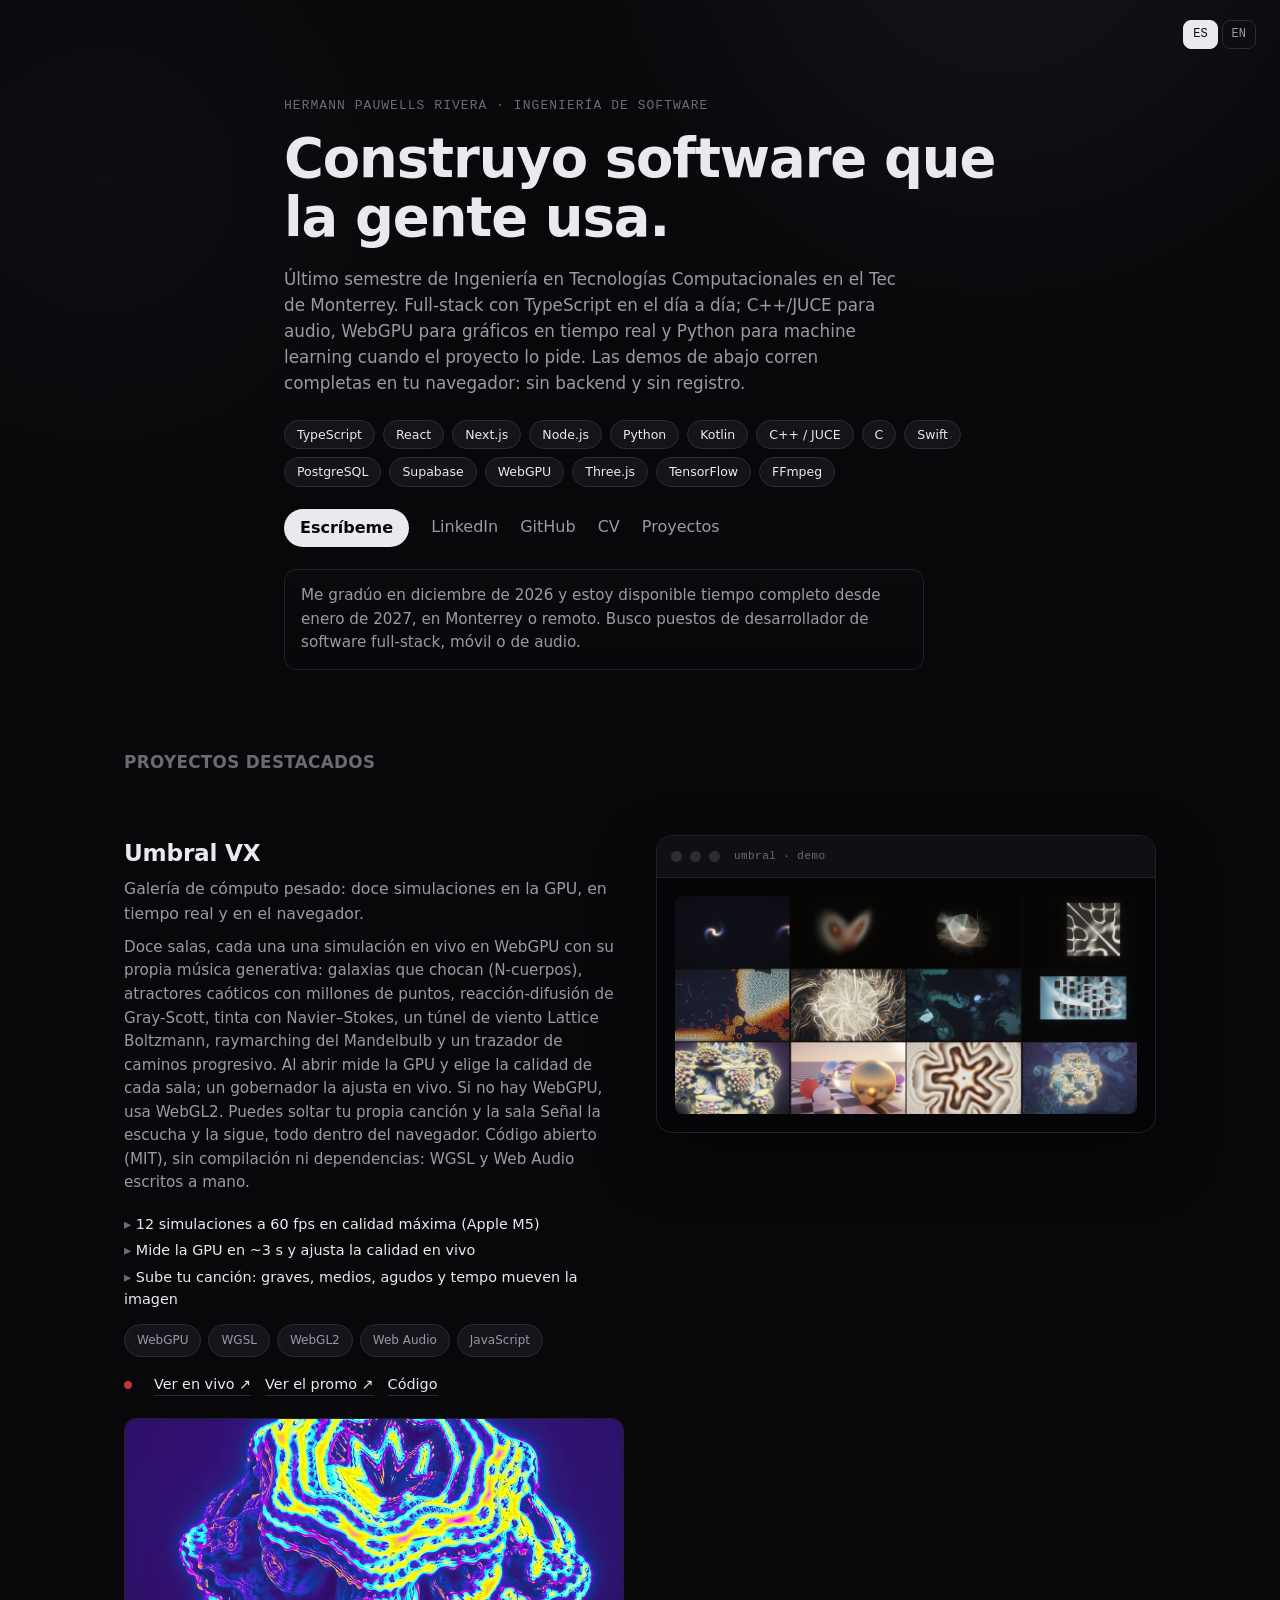
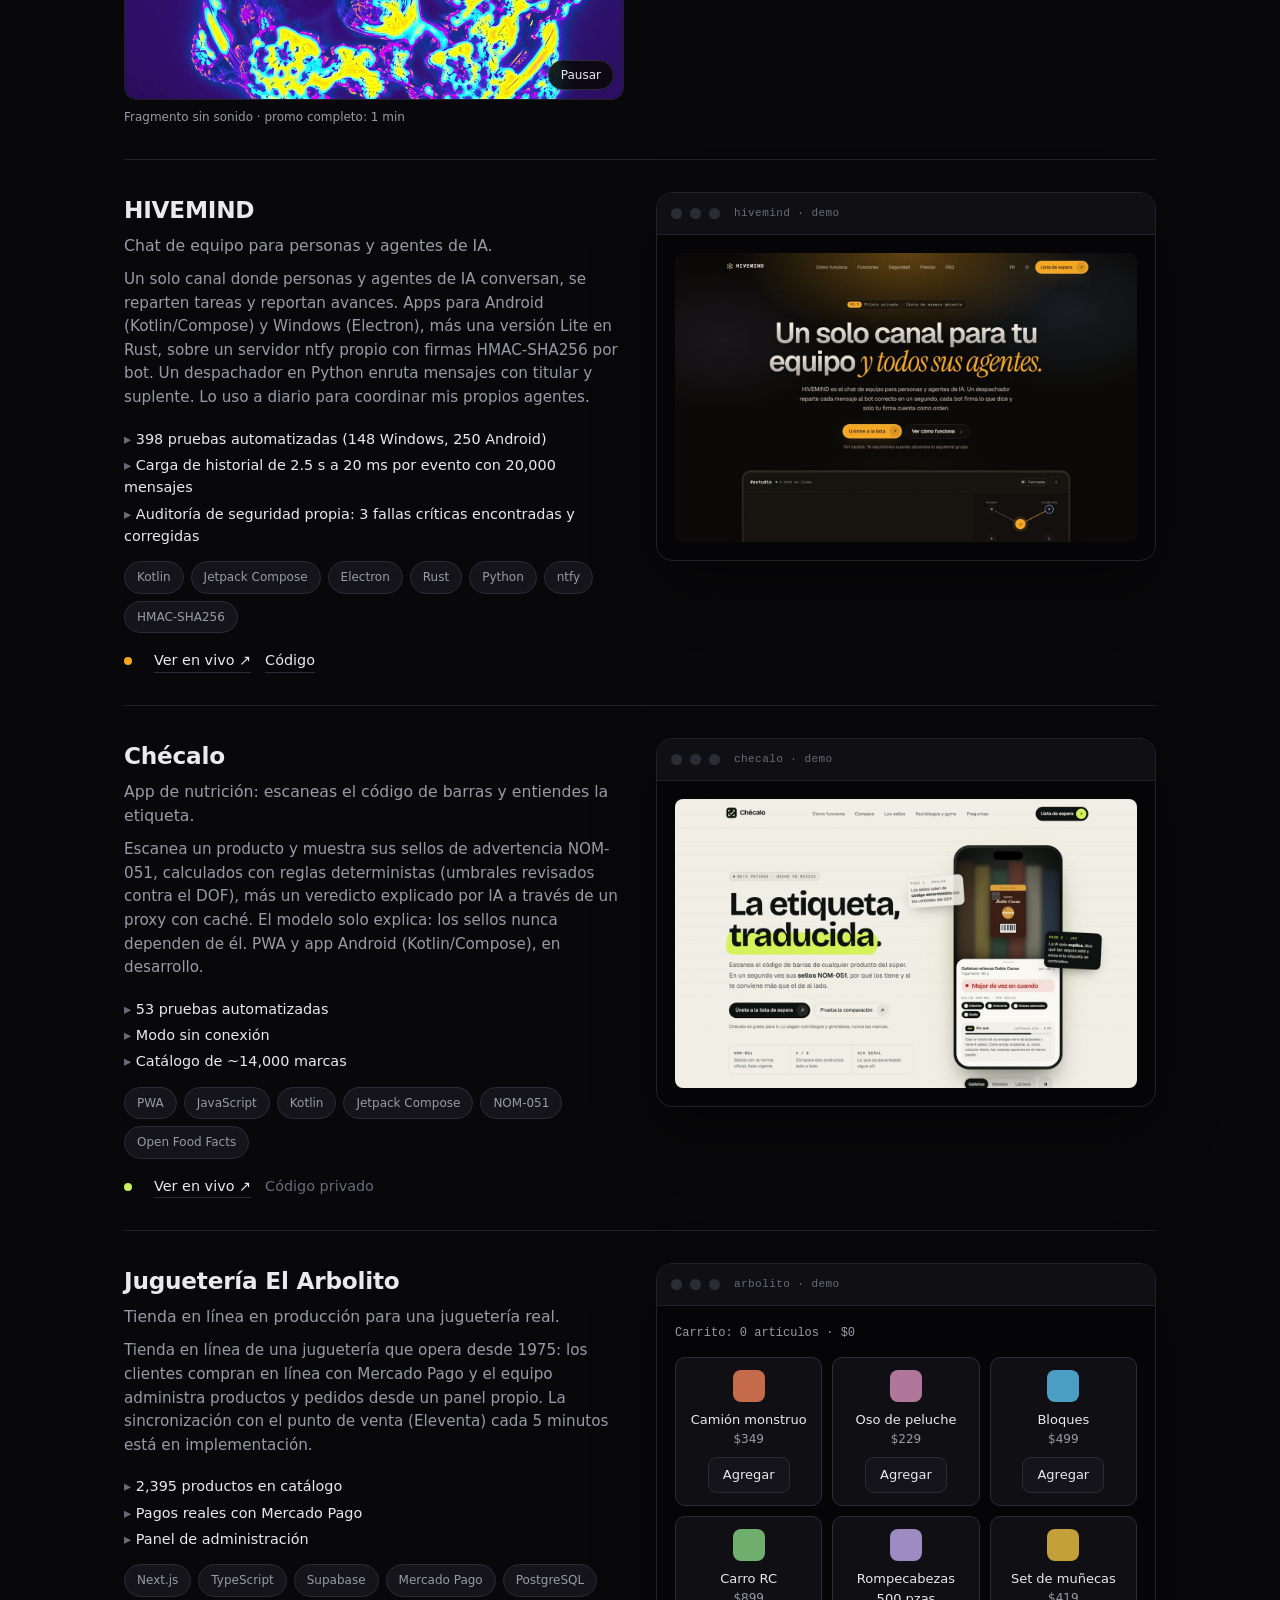
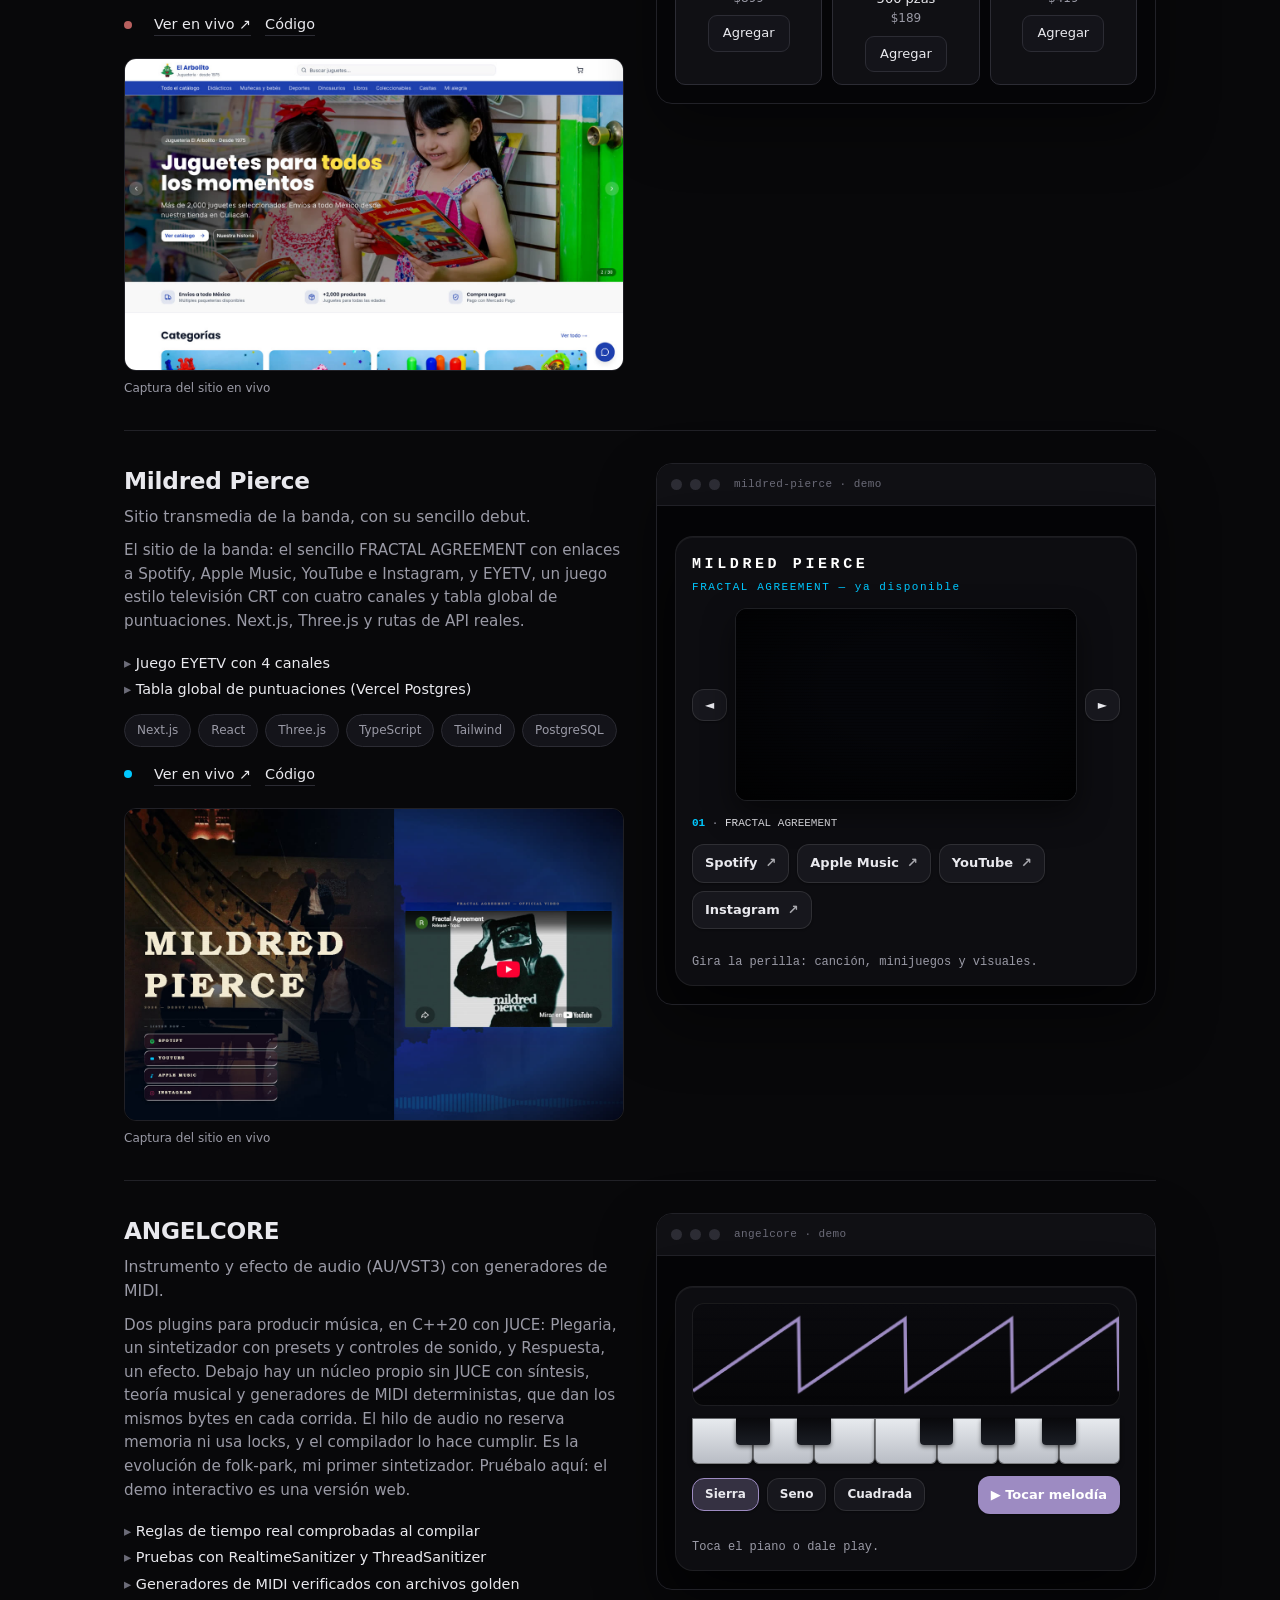
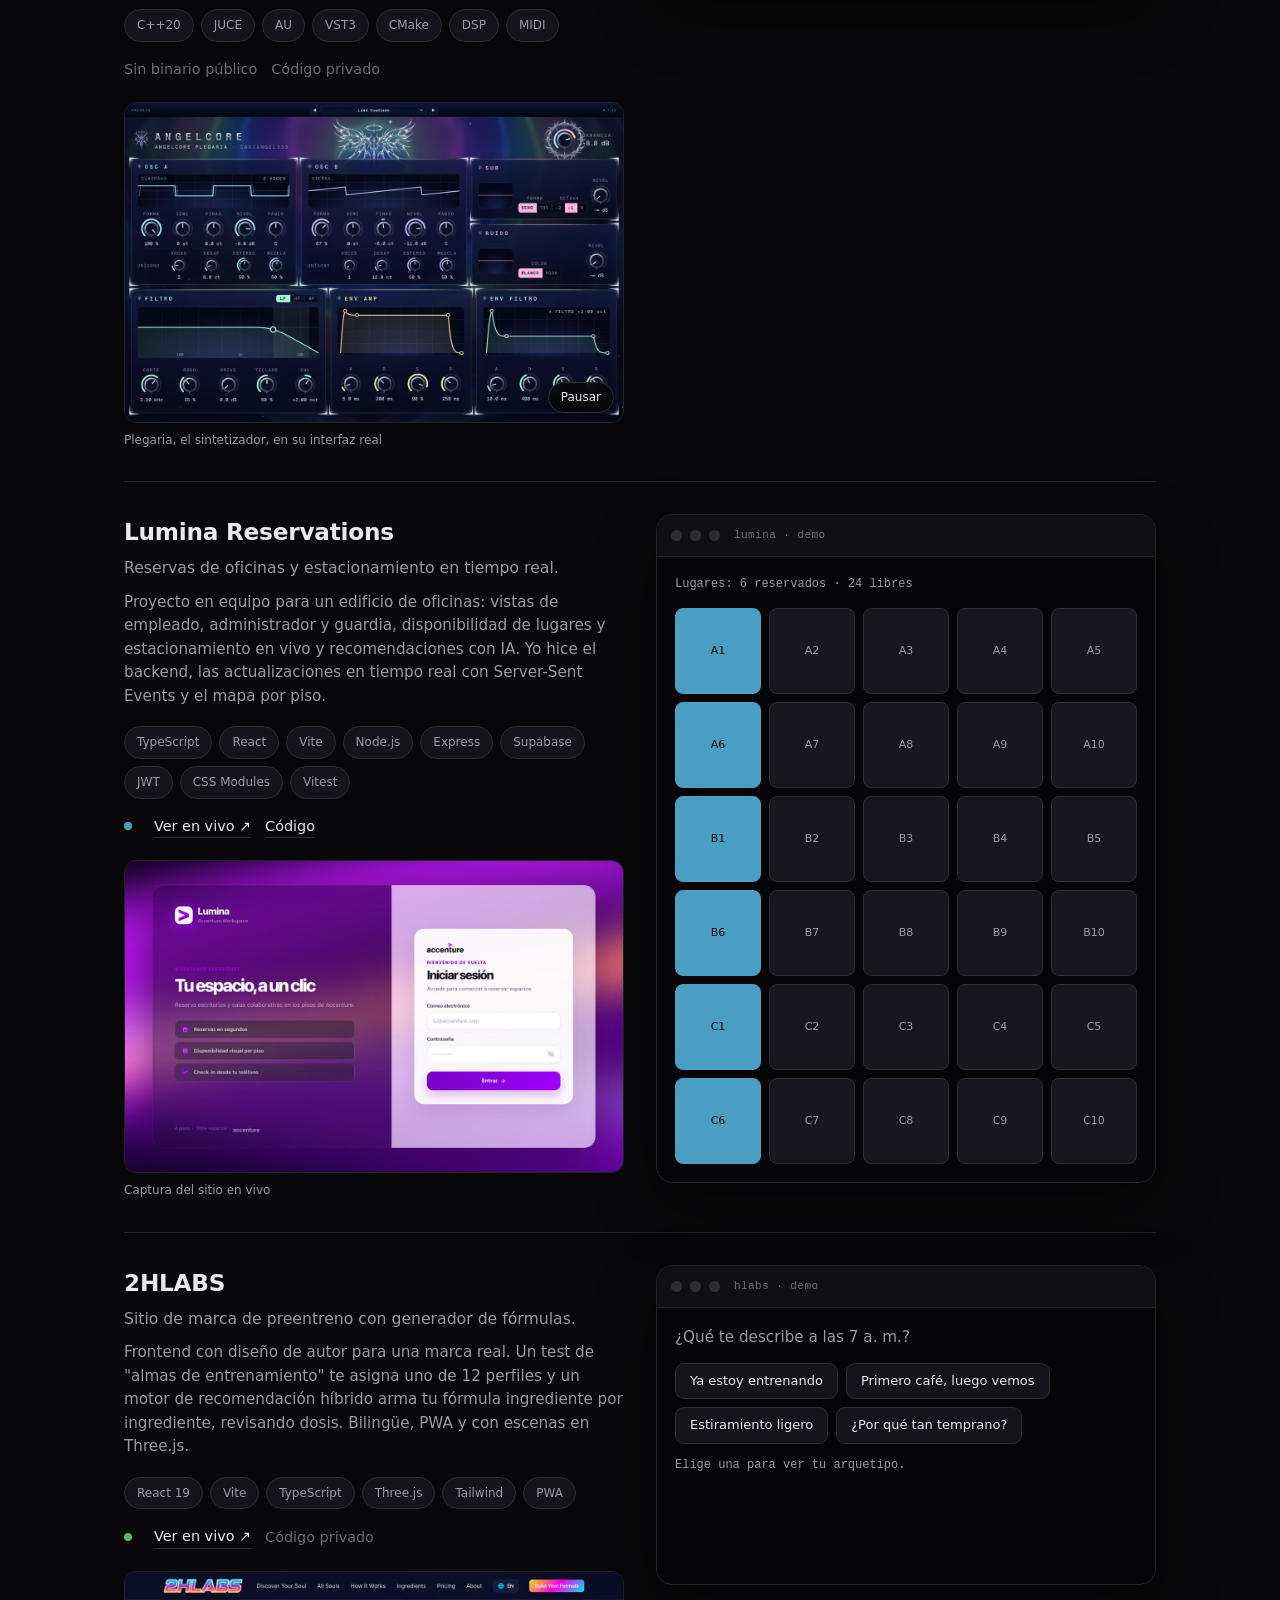
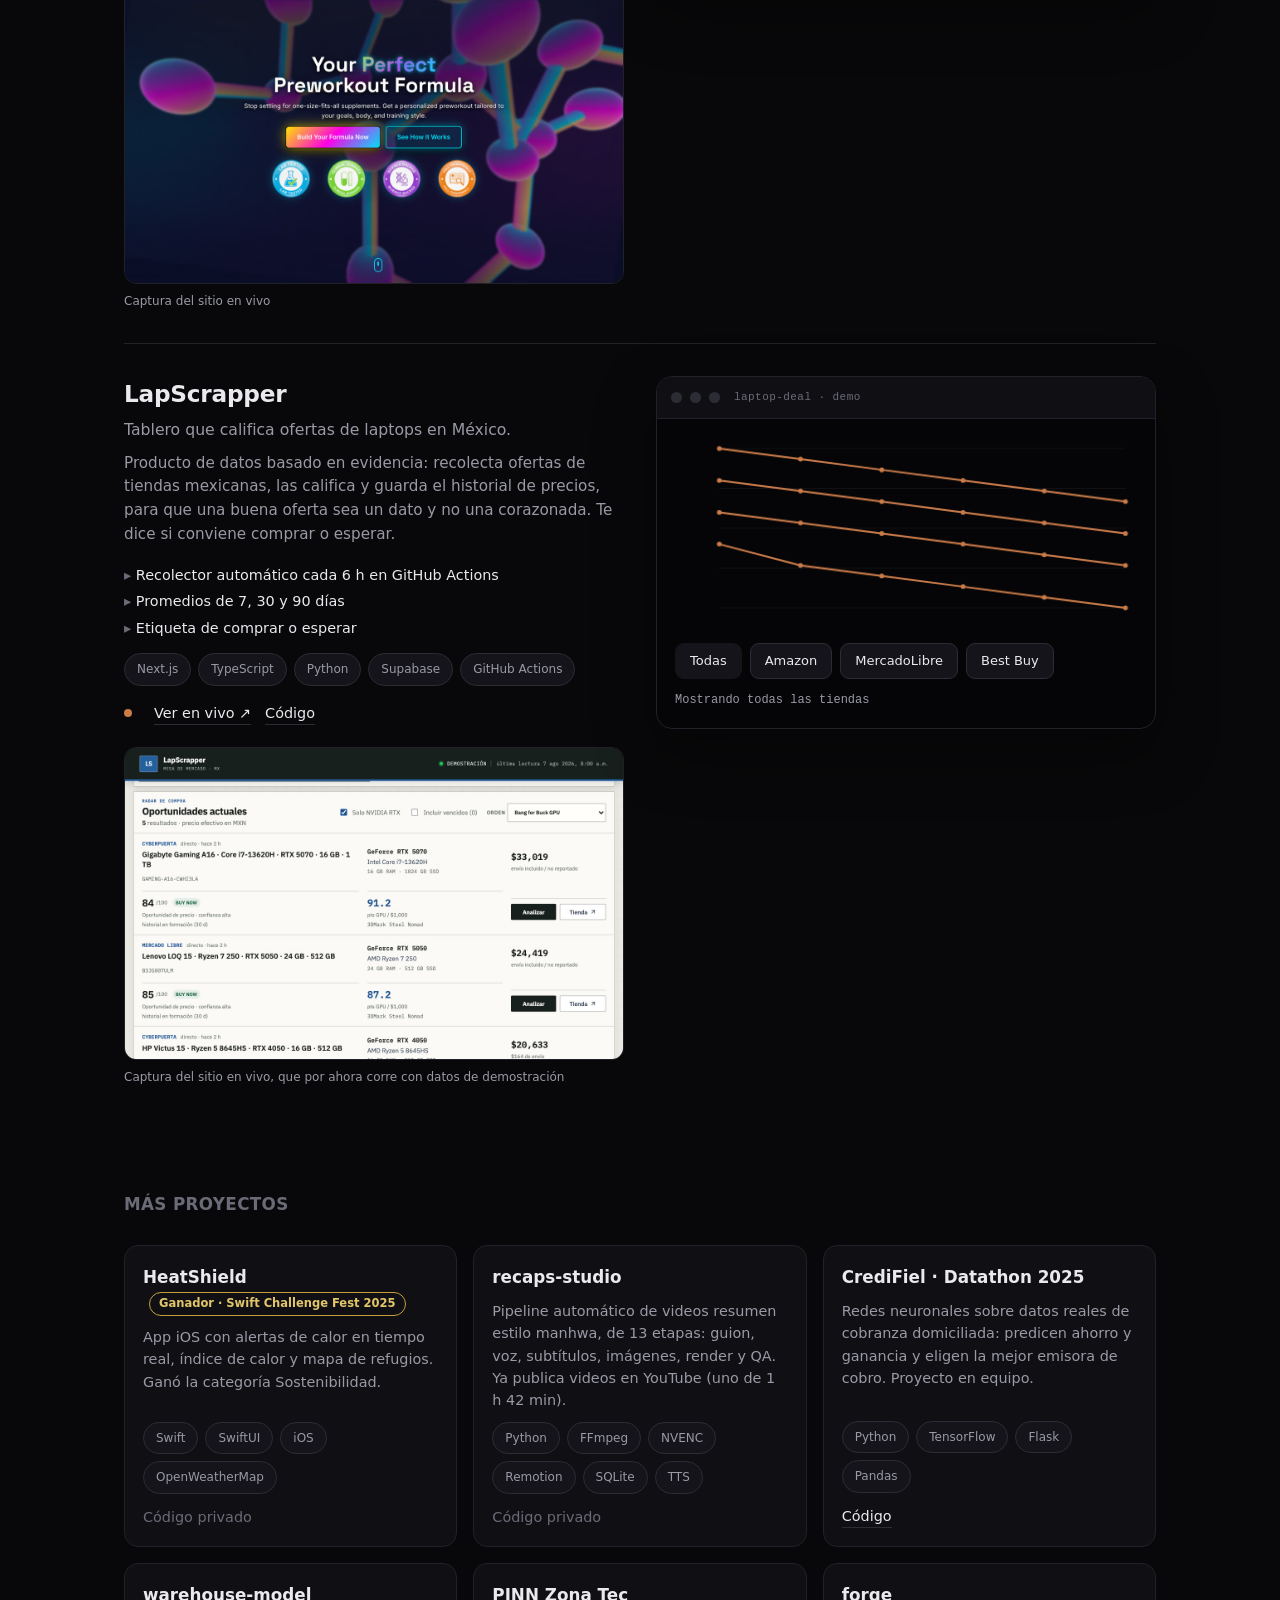
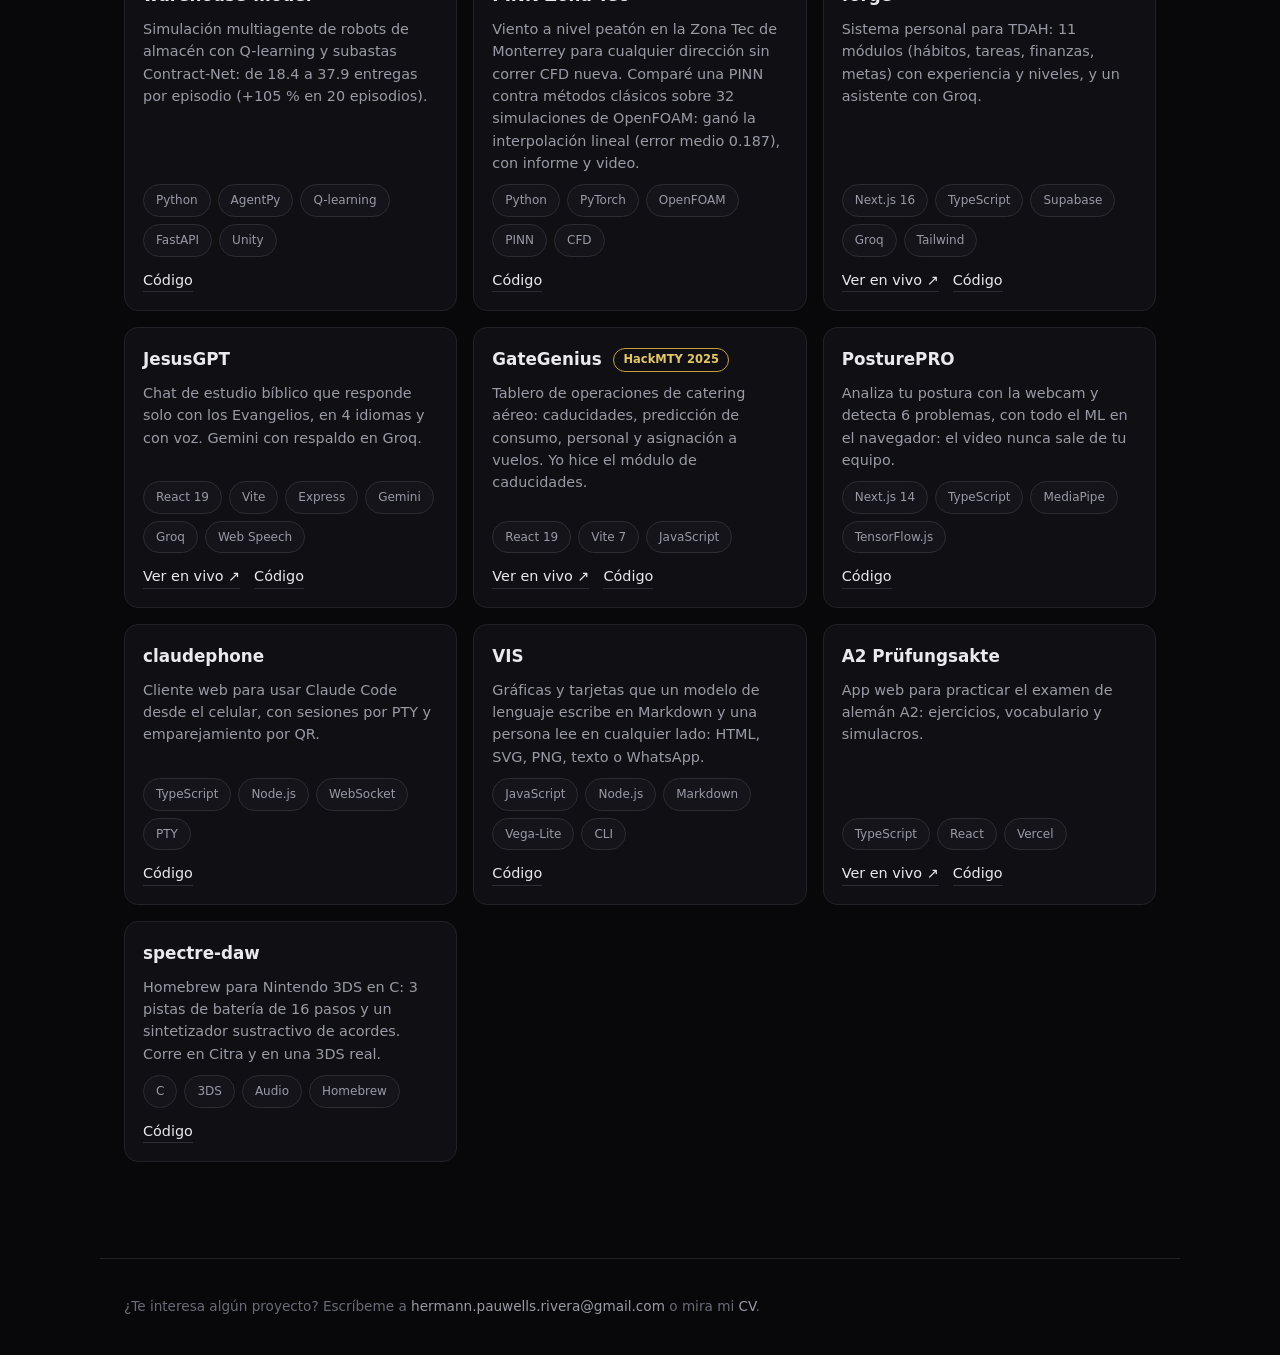
<file: index.html>
<!doctype html>
<html lang="es">
<head>
  <meta charset="utf-8" />
  <meta name="viewport" content="width=device-width, initial-scale=1" />
  <meta name="color-scheme" content="dark" />
  <meta name="theme-color" content="#08080a" />
  <title>Hermann Pauwells Rivera · Proyectos de software</title>
  <meta name="description" content="Proyectos de Hermann Pauwells Rivera: full-stack TypeScript, apps móviles, audio en C++/JUCE y machine learning. Demos en vivo que corren en tu navegador." />
  <link rel="canonical" href="https://hermannpr.github.io/best-works/" />
  <link rel="alternate" hreflang="es" href="https://hermannpr.github.io/best-works/" />
  <link rel="alternate" hreflang="en" href="https://hermannpr.github.io/best-works/en/" />
  <link rel="alternate" hreflang="x-default" href="https://hermannpr.github.io/best-works/" />
  <meta property="og:type" content="profile" />
  <meta property="og:title" content="Hermann Pauwells Rivera · Proyectos de software" />
  <meta property="og:description" content="Proyectos de Hermann Pauwells Rivera: full-stack TypeScript, apps móviles, audio en C++/JUCE y machine learning. Demos en vivo que corren en tu navegador." />
  <meta property="og:url" content="https://hermannpr.github.io/best-works/" />
  <meta property="og:locale" content="es_MX" />
  <meta property="og:image" content="https://hermannpr.github.io/files/og-fullstack.png" />
  <meta property="og:image:width" content="1200" />
  <meta property="og:image:height" content="630" />
  <meta name="twitter:card" content="summary_large_image" />
  <link rel="icon" href="data:image/svg+xml,%3Csvg xmlns='http://www.w3.org/2000/svg' viewBox='0 0 64 64'%3E%3Crect width='64' height='64' rx='14' fill='%2308080a'/%3E%3Ctext x='32' y='44' font-family='Helvetica,Arial,sans-serif' font-size='34' font-weight='700' text-anchor='middle' fill='%23e9e9ee'%3EH%3C/text%3E%3C/svg%3E" />
  <link rel="stylesheet" href="assets/styles.css?v=20261112c" />
  <script type="application/ld+json">{"@context": "https://schema.org", "@type": "ProfilePage", "url": "https://hermannpr.github.io/best-works/", "inLanguage": "es", "mainEntity": {"@type": "Person", "name": "Hermann Pauwells Rivera", "jobTitle": "Desarrollador de software full-stack", "url": "https://hermannpr.github.io/", "email": "mailto:hermann.pauwells.rivera@gmail.com", "alumniOf": {"@type": "CollegeOrUniversity", "name": "Tecnológico de Monterrey"}, "address": {"@type": "PostalAddress", "addressLocality": "Monterrey", "addressCountry": "MX"}, "sameAs": ["https://github.com/HermannPR", "https://www.linkedin.com/in/hermann-pauwells-rivera"]}}</script>
</head>
<body>
  <div class="bg-glow" aria-hidden="true"></div>

  <nav class="lang-switch" aria-label="Idioma">
    <a href="" hreflang="es" lang="es" aria-current="true">ES</a>
    <a href="en/" hreflang="en" lang="en">EN</a>
  </nav>

  <header class="hero">
    <p class="eyebrow">Hermann Pauwells Rivera · Ingeniería de software</p>
    <h1>Construyo software que la gente usa.</h1>
    <p class="lede">Último semestre de Ingeniería en Tecnologías Computacionales en el Tec de Monterrey. Full-stack con TypeScript en el día a día; C++/JUCE para audio, WebGPU para gráficos en tiempo real y Python para machine learning cuando el proyecto lo pide. Las demos de abajo corren completas en tu navegador: sin backend y sin registro.</p>
    <div class="stack" id="stack-badges"></div>
    <nav class="links">
      <a class="primary" href="mailto:hermann.pauwells.rivera@gmail.com">Escríbeme</a>
      <a href="https://www.linkedin.com/in/hermann-pauwells-rivera" rel="noopener">LinkedIn</a>
      <a href="https://github.com/HermannPR" rel="noopener">GitHub</a>
      <a href="https://hermannpr.github.io/" rel="noopener">CV</a>
      <a href="#projects">Proyectos</a>
    </nav>
    <p class="open-to">Me gradúo en diciembre de 2026 y estoy disponible tiempo completo desde enero de 2027, en Monterrey o remoto. Busco puestos de desarrollador de software full-stack, móvil o de audio.</p>
  </header>

  <main id="projects">
    <section class="section">
      <h2 class="section-title">Proyectos destacados</h2>
      <div id="featured"></div>
    </section>

    <section class="section">
      <h2 class="section-title">Más proyectos</h2>
      <div id="grid" class="grid"></div>
    </section>
  </main>

  <footer>
    <p>¿Te interesa algún proyecto? Escríbeme a <a href="mailto:hermann.pauwells.rivera@gmail.com">hermann.pauwells.rivera@gmail.com</a> o mira mi <a href="https://hermannpr.github.io/">CV</a>.</p>
  </footer>

  <script src="assets/data.js?v=20261112c"></script>
  <script src="assets/app.js?v=20261112c"></script>
</body>
</html>
</file>
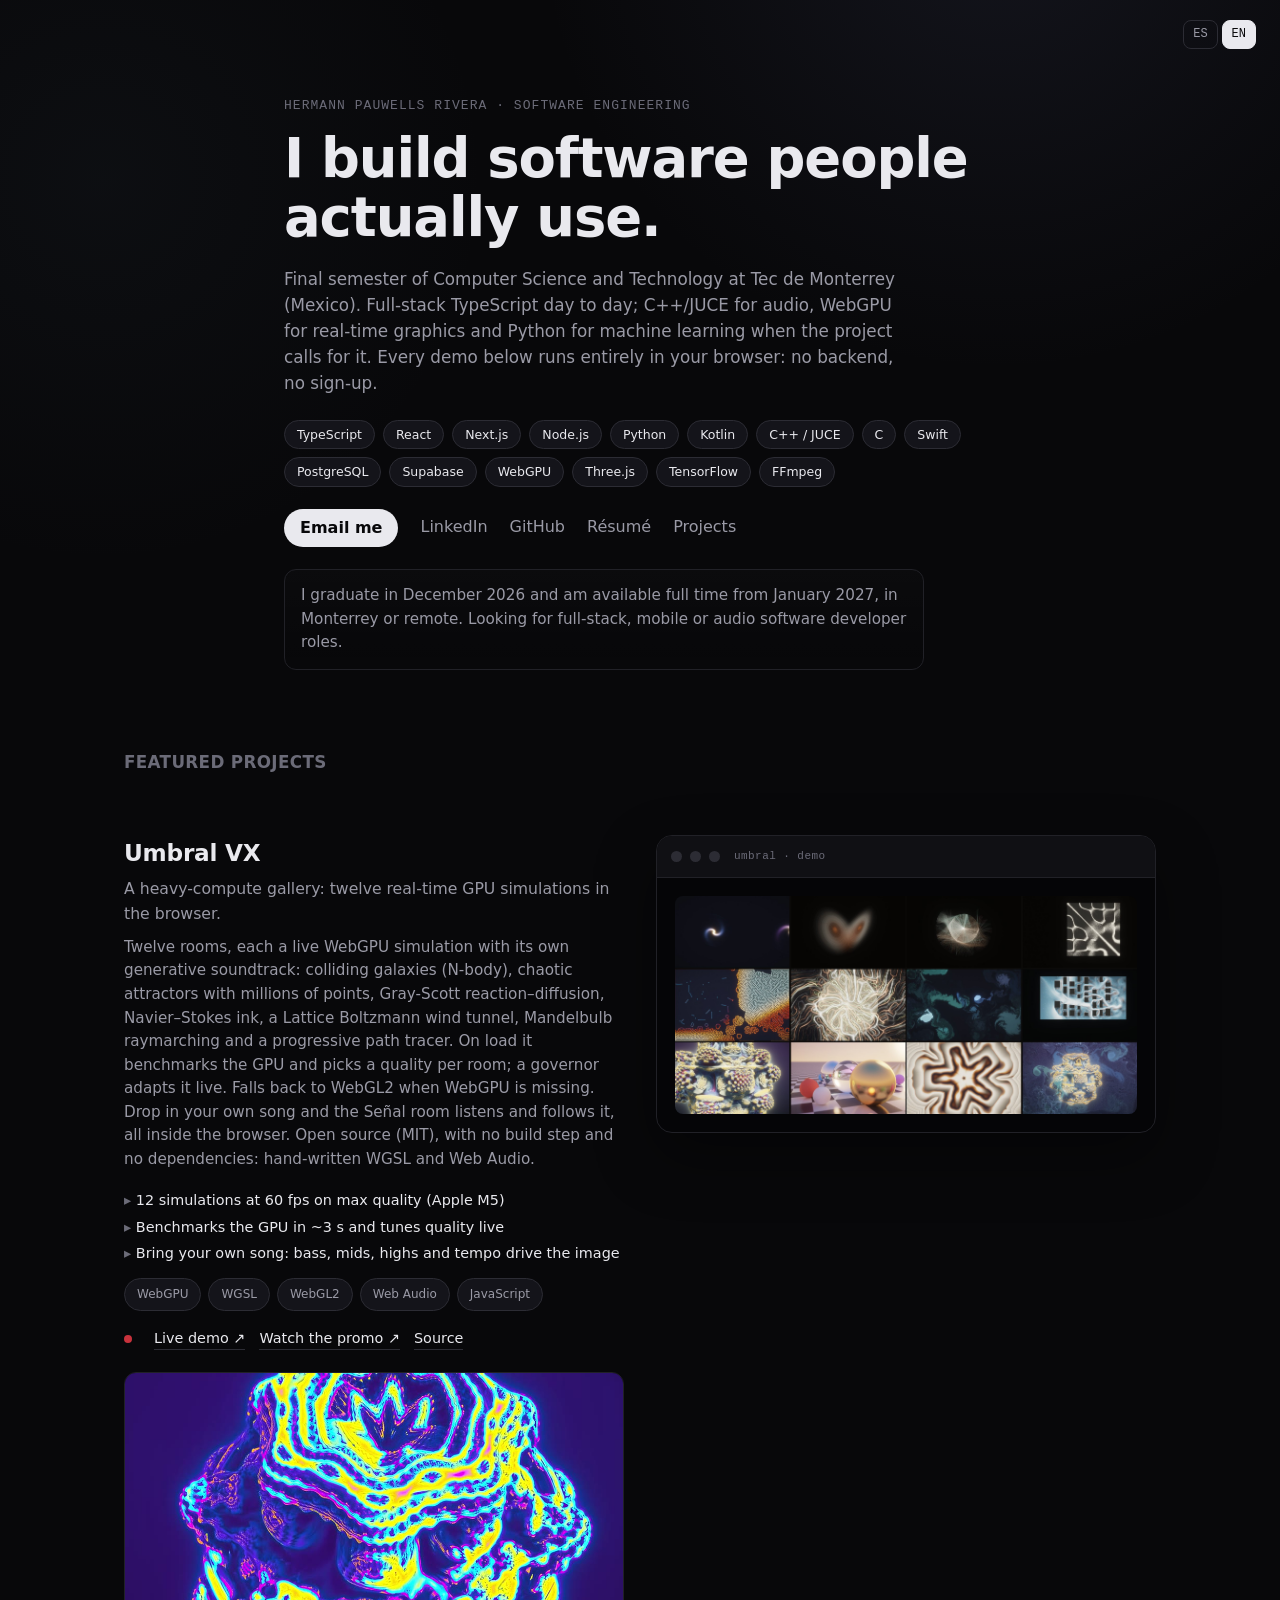
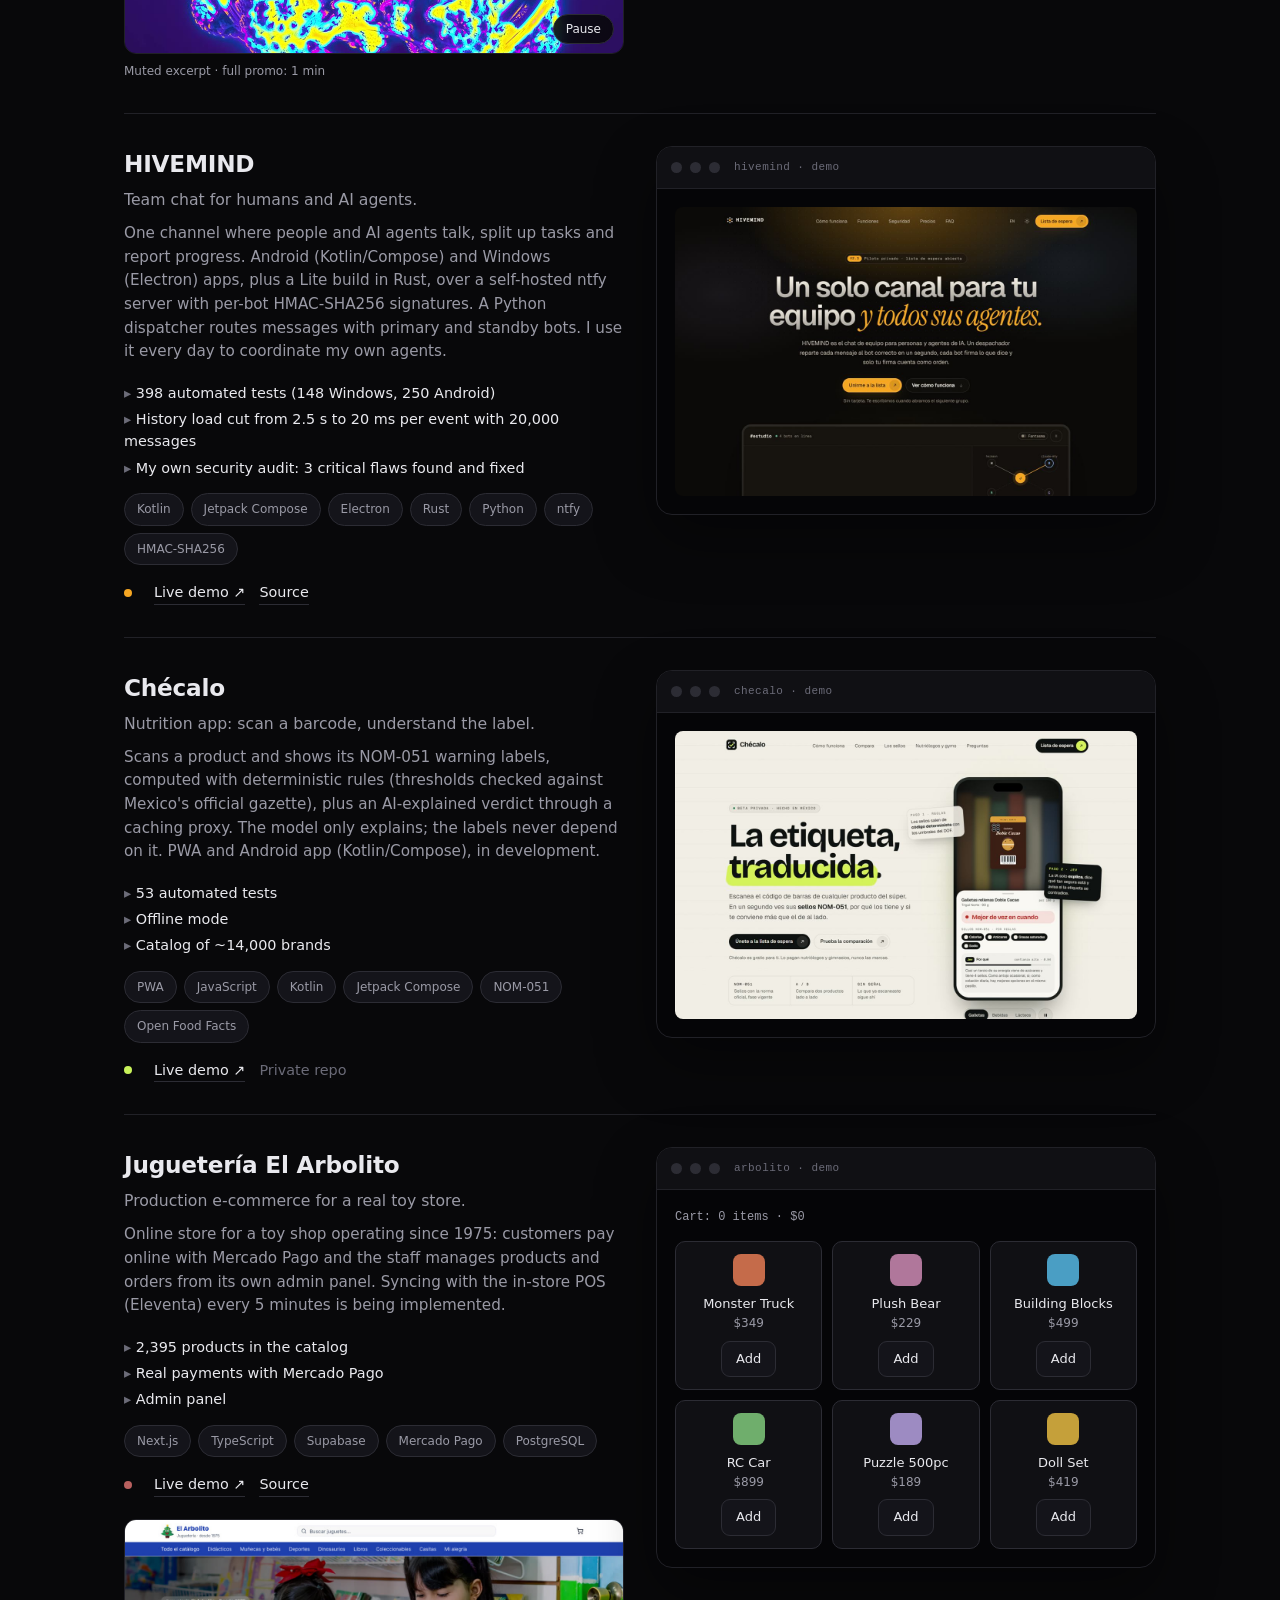
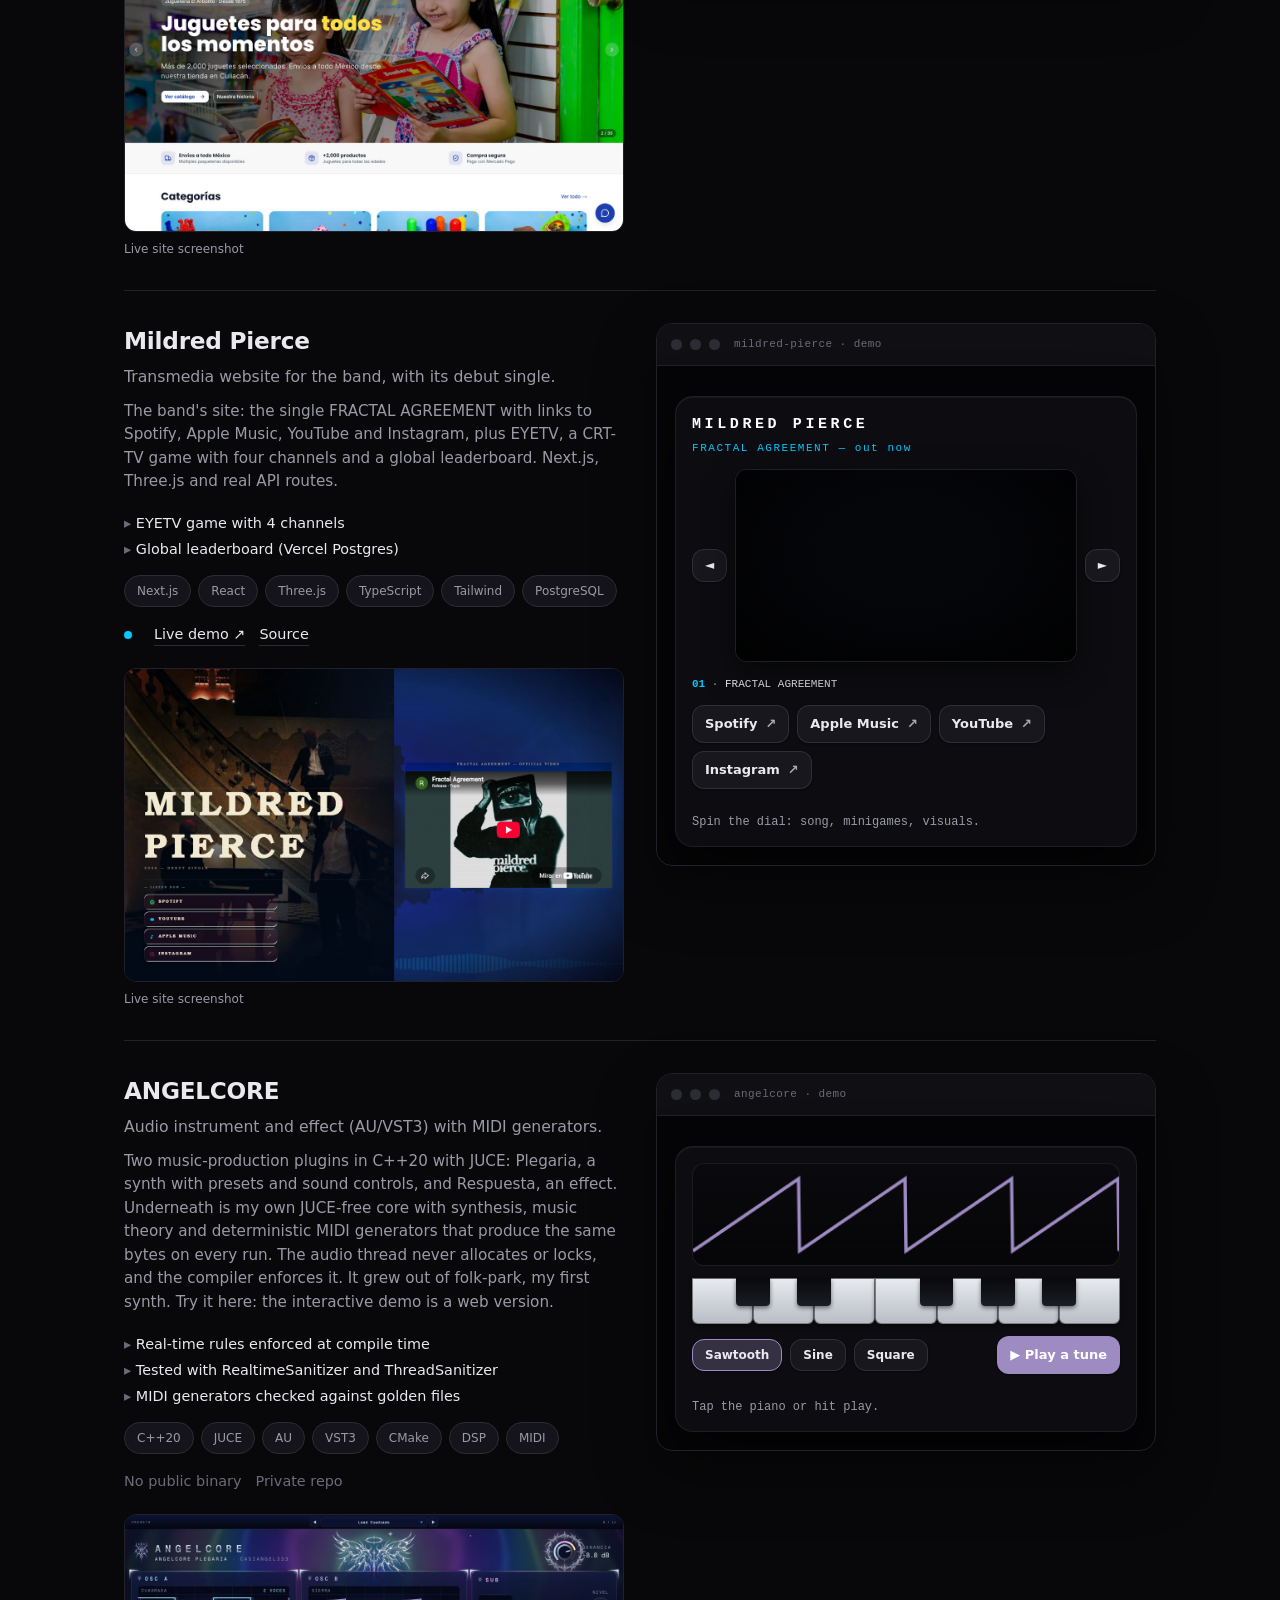
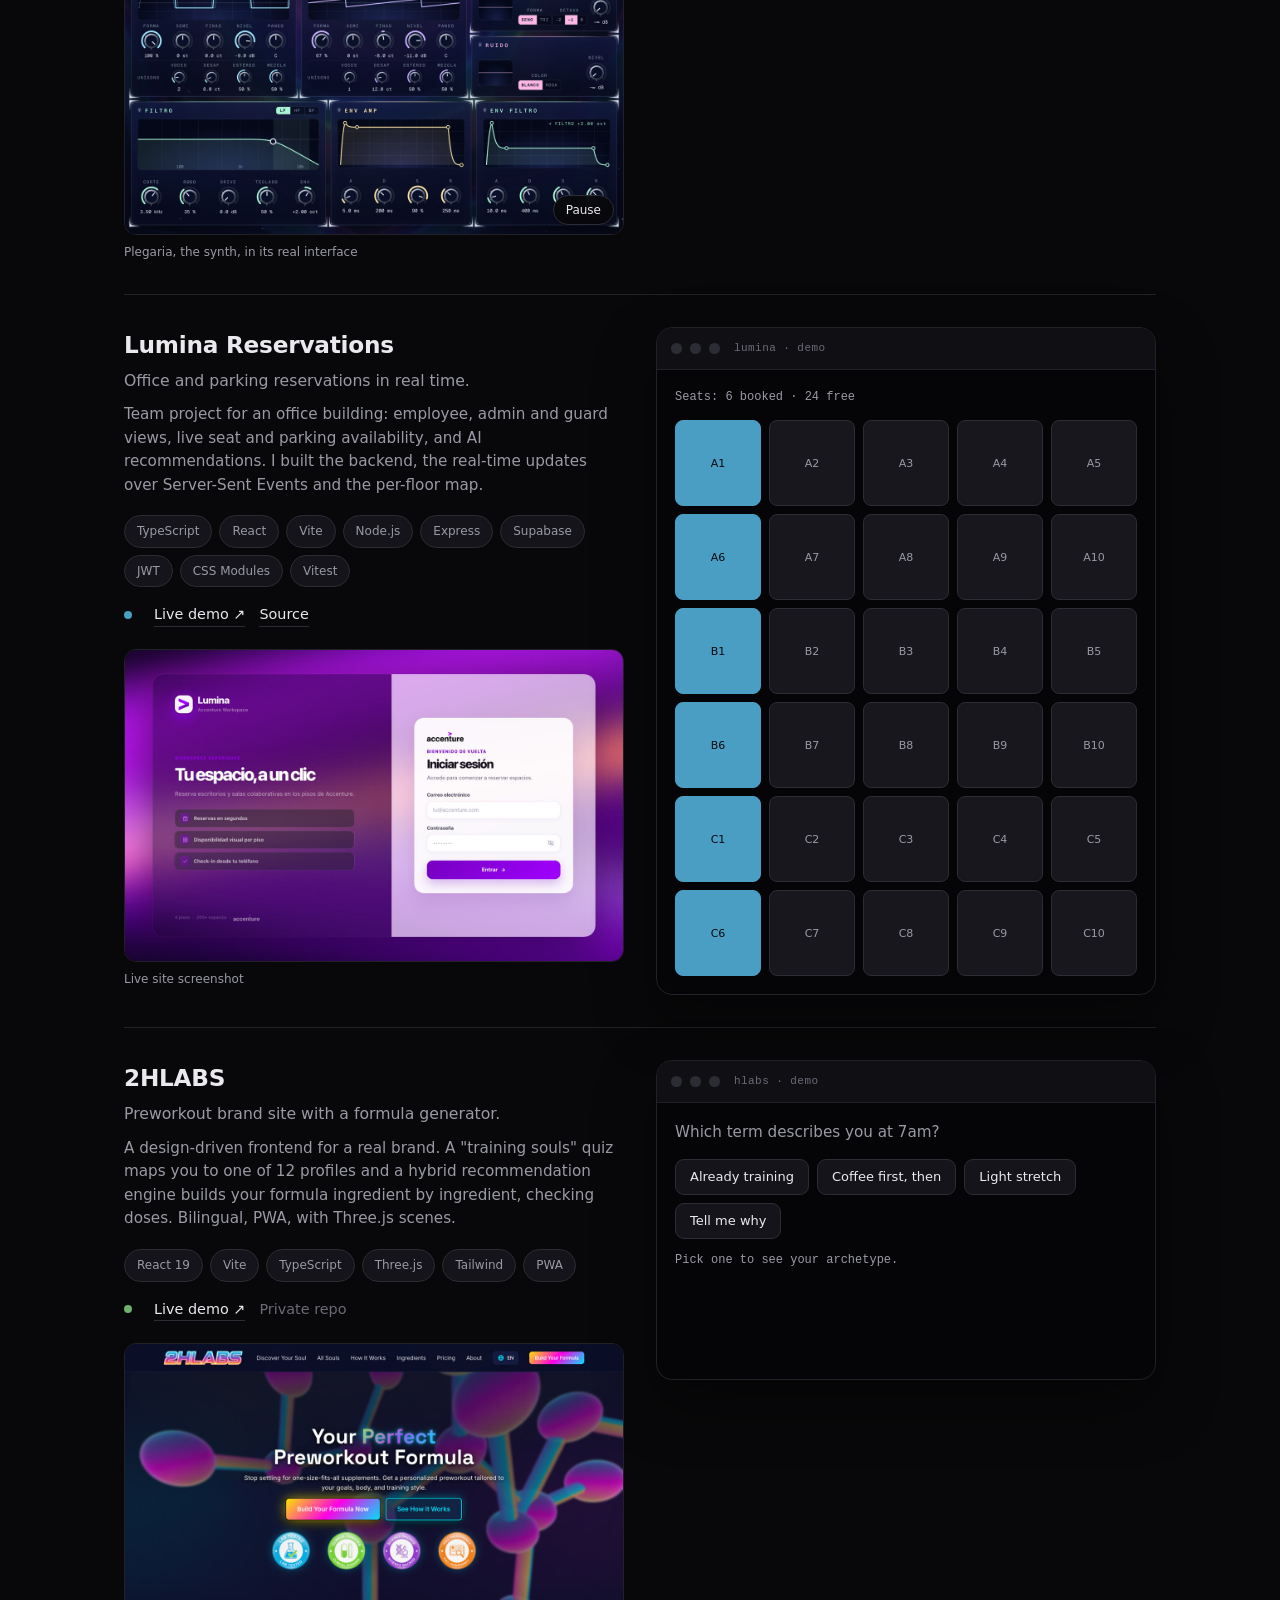
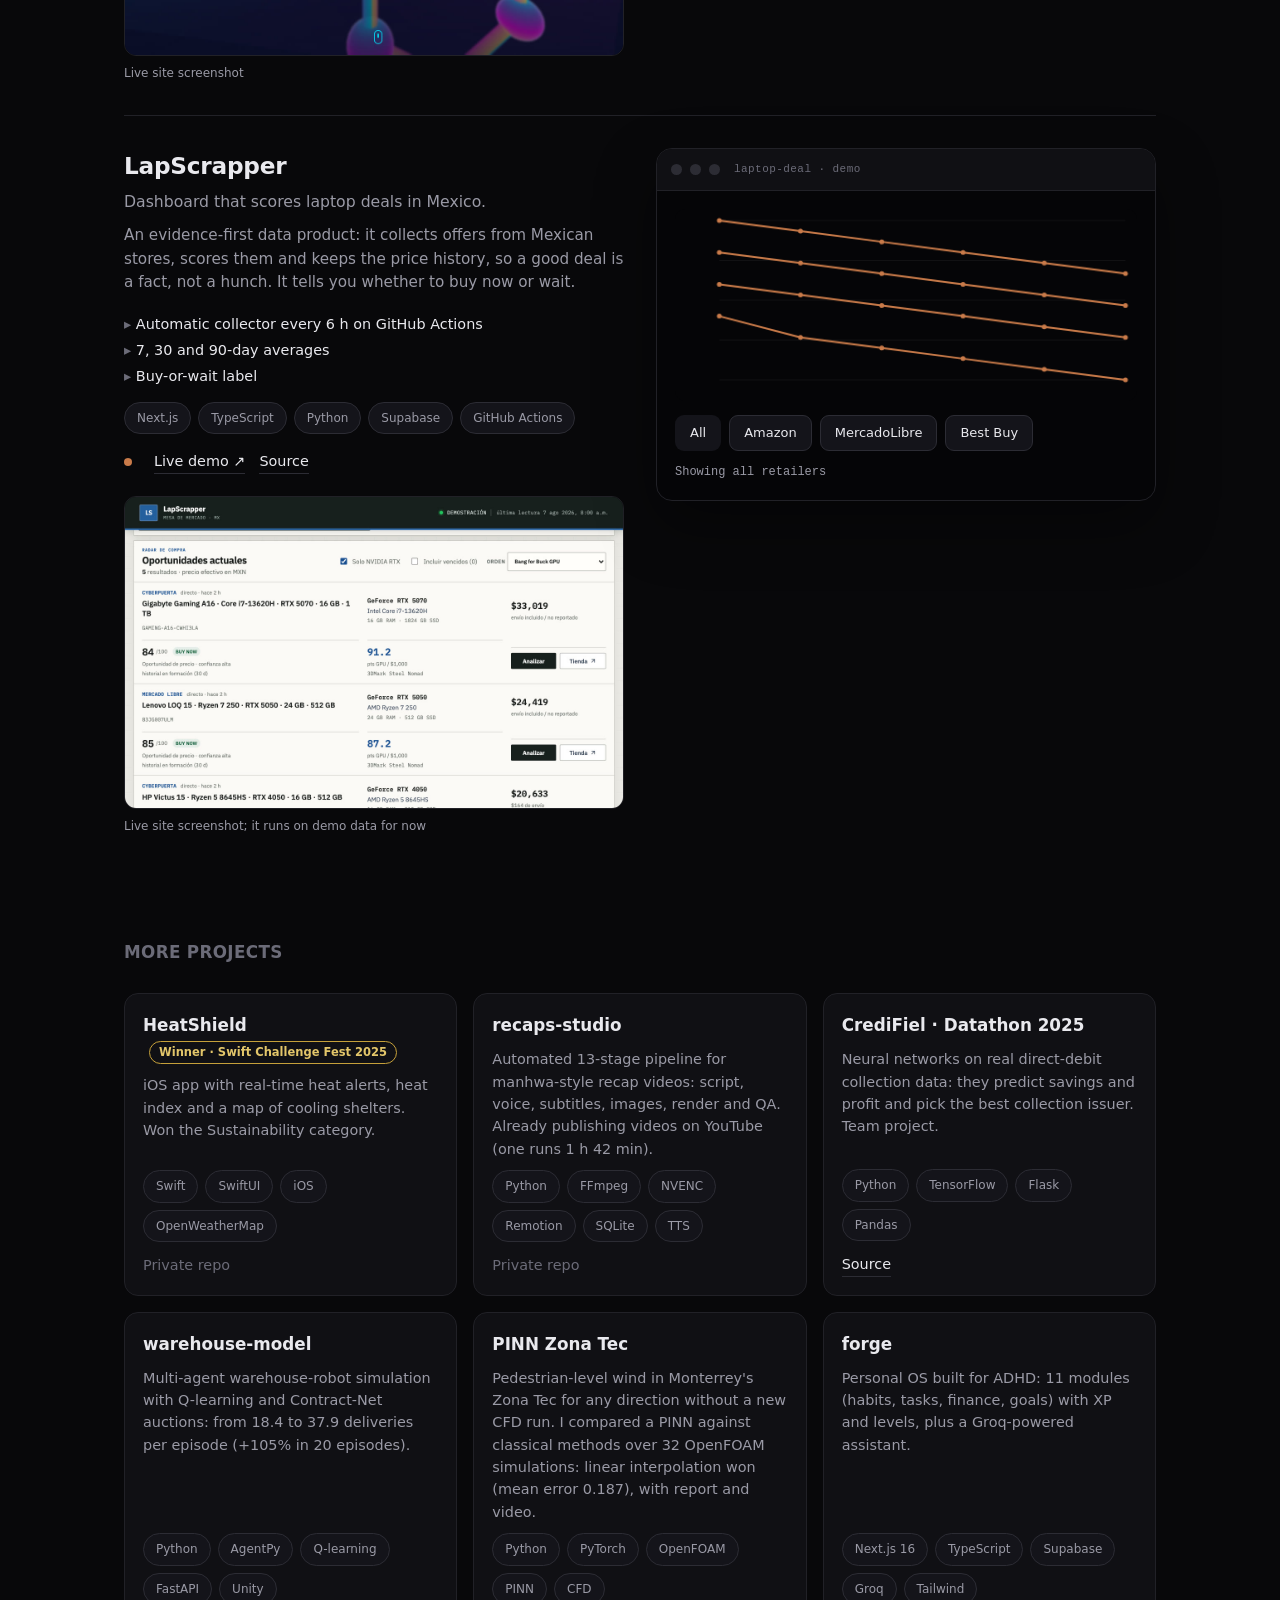
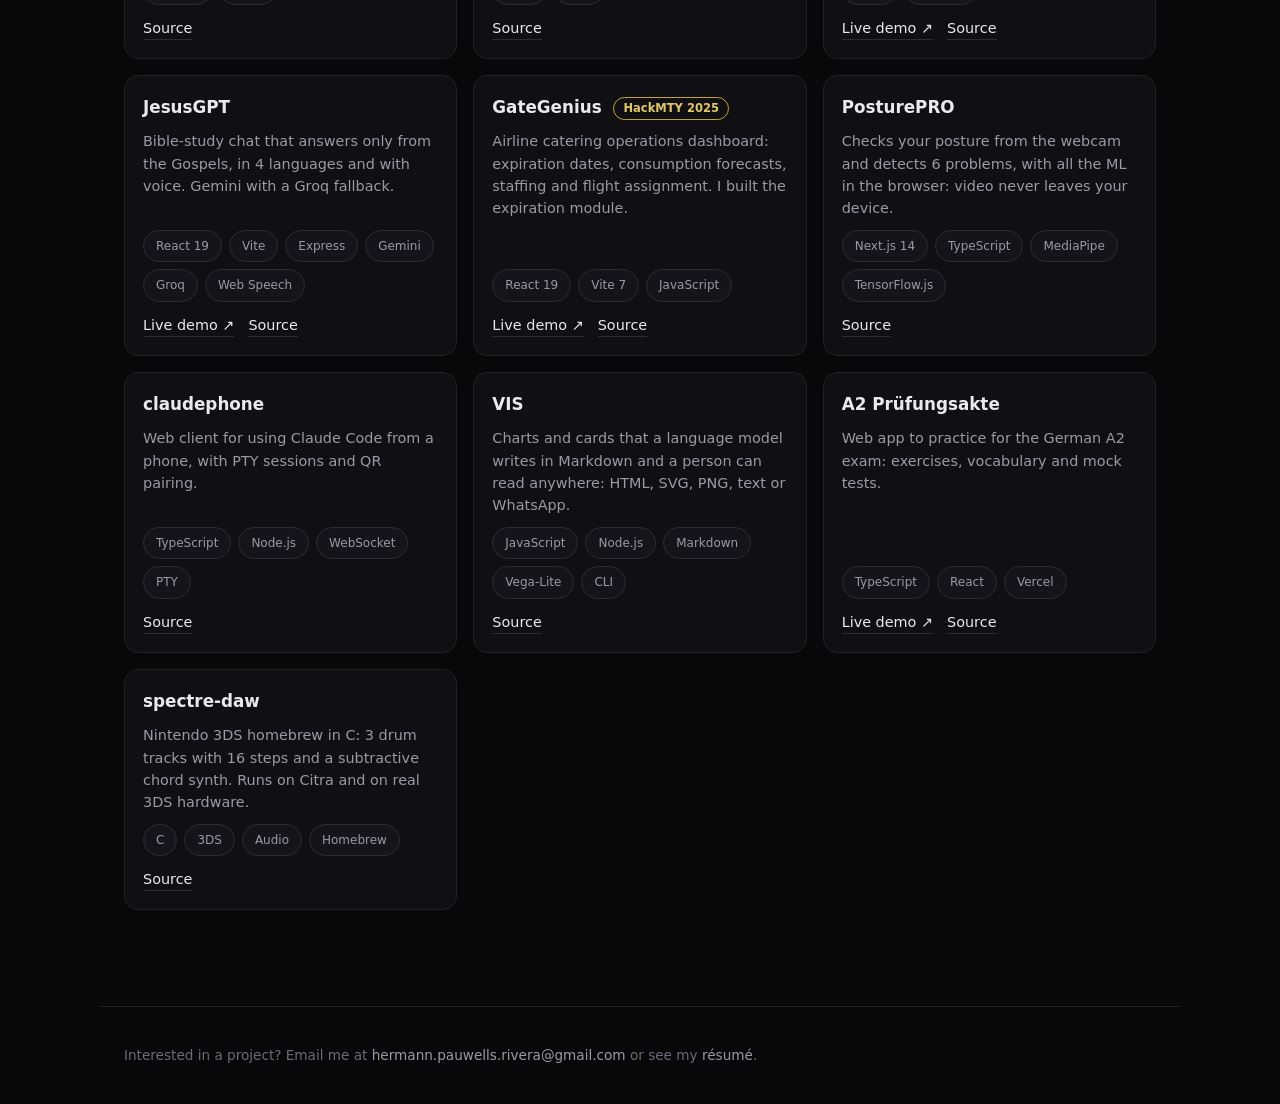
<file: en/index.html>
<!doctype html>
<html lang="en">
<head>
  <meta charset="utf-8" />
  <meta name="viewport" content="width=device-width, initial-scale=1" />
  <meta name="color-scheme" content="dark" />
  <meta name="theme-color" content="#08080a" />
  <title>Hermann Pauwells Rivera · Software projects</title>
  <meta name="description" content="Projects by Hermann Pauwells Rivera: full-stack TypeScript, mobile apps, C++/JUCE audio and machine learning. Live demos that run in your browser." />
  <link rel="canonical" href="https://hermannpr.github.io/best-works/en/" />
  <link rel="alternate" hreflang="es" href="https://hermannpr.github.io/best-works/" />
  <link rel="alternate" hreflang="en" href="https://hermannpr.github.io/best-works/en/" />
  <link rel="alternate" hreflang="x-default" href="https://hermannpr.github.io/best-works/" />
  <meta property="og:type" content="profile" />
  <meta property="og:title" content="Hermann Pauwells Rivera · Software projects" />
  <meta property="og:description" content="Projects by Hermann Pauwells Rivera: full-stack TypeScript, mobile apps, C++/JUCE audio and machine learning. Live demos that run in your browser." />
  <meta property="og:url" content="https://hermannpr.github.io/best-works/en/" />
  <meta property="og:locale" content="en_US" />
  <meta property="og:image" content="https://hermannpr.github.io/files/og-fullstack.png" />
  <meta property="og:image:width" content="1200" />
  <meta property="og:image:height" content="630" />
  <meta name="twitter:card" content="summary_large_image" />
  <link rel="icon" href="data:image/svg+xml,%3Csvg xmlns='http://www.w3.org/2000/svg' viewBox='0 0 64 64'%3E%3Crect width='64' height='64' rx='14' fill='%2308080a'/%3E%3Ctext x='32' y='44' font-family='Helvetica,Arial,sans-serif' font-size='34' font-weight='700' text-anchor='middle' fill='%23e9e9ee'%3EH%3C/text%3E%3C/svg%3E" />
  <link rel="stylesheet" href="../assets/styles.css?v=20261112c" />
  <script type="application/ld+json">{"@context": "https://schema.org", "@type": "ProfilePage", "url": "https://hermannpr.github.io/best-works/en/", "inLanguage": "en", "mainEntity": {"@type": "Person", "name": "Hermann Pauwells Rivera", "jobTitle": "Full-stack software developer", "url": "https://hermannpr.github.io/", "email": "mailto:hermann.pauwells.rivera@gmail.com", "alumniOf": {"@type": "CollegeOrUniversity", "name": "Tecnológico de Monterrey"}, "address": {"@type": "PostalAddress", "addressLocality": "Monterrey", "addressCountry": "MX"}, "sameAs": ["https://github.com/HermannPR", "https://www.linkedin.com/in/hermann-pauwells-rivera"]}}</script>
</head>
<body>
  <div class="bg-glow" aria-hidden="true"></div>

  <nav class="lang-switch" aria-label="Language">
    <a href="../" hreflang="es" lang="es">ES</a>
    <a href="../en/" hreflang="en" lang="en" aria-current="true">EN</a>
  </nav>

  <header class="hero">
    <p class="eyebrow">Hermann Pauwells Rivera · Software engineering</p>
    <h1>I build software people actually use.</h1>
    <p class="lede">Final semester of Computer Science and Technology at Tec de Monterrey (Mexico). Full-stack TypeScript day to day; C++/JUCE for audio, WebGPU for real-time graphics and Python for machine learning when the project calls for it. Every demo below runs entirely in your browser: no backend, no sign-up.</p>
    <div class="stack" id="stack-badges"></div>
    <nav class="links">
      <a class="primary" href="mailto:hermann.pauwells.rivera@gmail.com">Email me</a>
      <a href="https://www.linkedin.com/in/hermann-pauwells-rivera" rel="noopener">LinkedIn</a>
      <a href="https://github.com/HermannPR" rel="noopener">GitHub</a>
      <a href="https://hermannpr.github.io/" rel="noopener">Résumé</a>
      <a href="#projects">Projects</a>
    </nav>
    <p class="open-to">I graduate in December 2026 and am available full time from January 2027, in Monterrey or remote. Looking for full-stack, mobile or audio software developer roles.</p>
  </header>

  <main id="projects">
    <section class="section">
      <h2 class="section-title">Featured projects</h2>
      <div id="featured"></div>
    </section>

    <section class="section">
      <h2 class="section-title">More projects</h2>
      <div id="grid" class="grid"></div>
    </section>
  </main>

  <footer>
    <p>Interested in a project? Email me at <a href="mailto:hermann.pauwells.rivera@gmail.com">hermann.pauwells.rivera@gmail.com</a> or see my <a href="https://hermannpr.github.io/">résumé</a>.</p>
  </footer>

  <script src="../assets/data.js?v=20261112c"></script>
  <script src="../assets/app.js?v=20261112c"></script>
</body>
</html>
</file>
<file: assets/styles.css>
:root {
  --bg: #08080a;
  --bg-2: #0d0d11;
  --panel: #101014;
  --panel-2: #14141a;
  --line: #212127;
  --line-2: #2c2c34;
  --text: #e9e9ee;
  --muted: #9a9aa6;
  --dim: #6b6b78;
  --font: -apple-system, "SF Pro Display", "Avenir Next", "Inter", system-ui, sans-serif;
  --mono: "SF Mono", ui-monospace, "JetBrains Mono", Menlo, monospace;
}

* { box-sizing: border-box; }

html { scroll-behavior: smooth; }

body {
  margin: 0;
  background: var(--bg);
  color: var(--text);
  font-family: var(--font);
  -webkit-font-smoothing: antialiased;
  line-height: 1.55;
}

a { color: inherit; text-decoration: none; }

.bg-glow {
  position: fixed;
  inset: 0;
  z-index: -1;
  pointer-events: none;
  background:
    radial-gradient(60vw 60vw at 78% -10%, rgba(90, 96, 140, 0.14), transparent 60%),
    radial-gradient(50vw 50vw at 8% 20%, rgba(70, 90, 110, 0.08), transparent 60%),
    var(--bg);
}

.hero {
  max-width: 760px;
  margin: 0 auto;
  padding: 96px 24px 40px;
}

.eyebrow {
  margin: 0 0 14px;
  color: var(--dim);
  font-family: var(--mono);
  font-size: 13px;
  letter-spacing: 0.08em;
  text-transform: uppercase;
}

h1 {
  margin: 0 0 18px;
  font-size: clamp(2rem, 5.5vw, 3.4rem);
  font-weight: 650;
  letter-spacing: -0.02em;
  line-height: 1.08;
}

.lede {
  margin: 0 0 24px;
  color: var(--muted);
  font-size: 1.05rem;
  max-width: 620px;
}

.stack {
  display: flex;
  flex-wrap: wrap;
  gap: 8px;
  margin-bottom: 22px;
}

.stack .badge {
  background: var(--panel-2);
  border: 1px solid var(--line-2);
  color: var(--text);
  border-radius: 999px;
  padding: 4px 12px;
  font-size: 12.5px;
  font-weight: 500;
}

.links {
  display: flex;
  flex-wrap: wrap;
  align-items: center;
  gap: 10px 22px;
  margin-bottom: 22px;
}

.links a.primary {
  color: var(--bg);
  background: var(--text);
  border: none;
  border-radius: 999px;
  padding: 7px 16px;
  font-weight: 600;
}
.links a.primary:hover { color: var(--bg); background: #fff; }

.links a {
  color: var(--muted);
  border-bottom: 1px solid transparent;
  transition: color 0.2s, border-color 0.2s;
}
.links a:hover { color: var(--text); border-color: var(--line-2); }

.open-to {
  padding: 14px 16px;
  border: 1px solid var(--line);
  border-radius: 12px;
  background: linear-gradient(180deg, rgba(255,255,255,0.015), rgba(255,255,255,0));
  color: var(--muted);
  font-size: 0.95rem;
  max-width: 640px;
}

main { max-width: 1080px; margin: 0 auto; padding: 24px; }

.section { margin-bottom: 72px; }

.section-title {
  margin: 0 0 28px;
  font-size: 1.05rem;
  font-weight: 600;
  letter-spacing: 0.02em;
  color: var(--dim);
  text-transform: uppercase;
}

.feature {
  display: grid;
  grid-template-columns: 1fr 1fr;
  gap: 32px;
  align-items: start;
  padding: 32px 0;
  border-top: 1px solid var(--line);
}

.feature:first-of-type { border-top: none; }

.feature .info { min-width: 0; }

.feature h3 {
  margin: 0 0 6px;
  font-size: 1.45rem;
  font-weight: 650;
  letter-spacing: -0.01em;
}

.feature .tagline {
  margin: 0 0 10px;
  color: var(--muted);
  font-size: 0.98rem;
}

.feature .desc {
  margin: 0 0 18px;
  color: var(--muted);
  font-size: 0.95rem;
}

.meta {
  display: flex;
  flex-wrap: wrap;
  gap: 7px;
  margin-bottom: 16px;
}

.chip {
  background: var(--panel-2);
  border: 1px solid var(--line-2);
  border-radius: 999px;
  padding: 3px 10px;
  font-size: 12px;
  color: var(--muted);
}

.actions {
  display: flex;
  flex-wrap: wrap;
  gap: 8px 14px;
  align-items: center;
}

.actions a,
.actions span { white-space: nowrap; font-size: 0.9rem; }

.actions a {
  font-size: 0.9rem;
  color: var(--text);
  border-bottom: 1px solid var(--line-2);
  transition: border-color 0.2s;
}
.actions a:hover { border-color: var(--text); }

.actions .demo-dot {
  width: 8px; height: 8px; border-radius: 50%;
  display: inline-block; margin-right: 8px;
}

/* Real capture under a featured project's links */
.shot { margin: 22px 0 0; }
.shot a { display: block; }
.shot img,
.shot video {
  display: block;
  width: 100%;
  height: auto;
  border: 1px solid var(--line);
  border-radius: 12px;
  background: #050507;
}
.shot a:hover img,
.shot a:hover video { border-color: var(--line-2); }
.shot figcaption {
  margin-top: 8px;
  font-size: 12px;
  color: var(--muted);
}
.shot-media { position: relative; }
.shot-toggle {
  position: absolute; right: 10px; bottom: 10px;
  padding: 5px 12px;
  font: inherit; font-size: 12px;
  color: var(--text);
  background: rgba(8, 8, 10, 0.88);
  -webkit-backdrop-filter: blur(6px);
  backdrop-filter: blur(6px);
  border: 1px solid var(--line-2);
  border-radius: 999px;
  cursor: pointer;
}
.shot-toggle:hover { border-color: var(--muted); }
.shot-toggle:focus-visible { outline: 2px solid var(--muted); outline-offset: 2px; }

/* The capture makes the text column taller, so the demo follows the scroll. */
@media (min-width: 861px) {
  .feature .demo { position: sticky; top: 24px; }
}

/* Demo panes */
.demo {
  background: #050507;
  border: 1px solid var(--line);
  border-radius: 16px;
  overflow: hidden;
  min-height: 320px;
  position: relative;
  box-shadow: 0 24px 60px rgba(0,0,0,0.4);
}
/* A still capture is as tall as its image; no empty band under it. */
.demo[data-demo="screenshot"] { min-height: 0; }

.demo-bar {
  display: flex;
  align-items: center;
  gap: 8px;
  padding: 12px 14px;
  border-bottom: 1px solid var(--line);
  background: var(--panel);
}

.demo-bar .dot {
  width: 11px; height: 11px; border-radius: 50%;
  background: var(--line-2);
}

.demo-bar .title {
  font-family: var(--mono);
  font-size: 11px;
  color: var(--dim);
  margin-left: 6px;
  letter-spacing: 0.04em;
}

.demo-body { padding: 18px; }

.demo canvas {
  width: 100%;
  height: auto;
  display: block;
  border-radius: 10px;
  background: #050507;
}

.controls {
  display: flex;
  gap: 8px;
  flex-wrap: wrap;
  margin-top: 14px;
}

.btn {
  background: var(--panel-2);
  border: 1px solid var(--line-2);
  color: var(--text);
  font: inherit;
  font-size: 13px;
  padding: 7px 14px;
  border-radius: 9px;
  cursor: pointer;
  transition: background 0.15s, border-color 0.15s, transform 0.05s;
}
.btn:hover { background: #1a1a22; border-color: #3a3a46; }
.btn:active { transform: translateY(1px); }
.btn.primary { border-color: transparent; }

.readout {
  font-family: var(--mono);
  font-size: 12px;
  color: var(--muted);
  margin-top: 12px;
  min-height: 16px;
}

/* Grid of smaller things */
.grid {
  display: grid;
  grid-template-columns: repeat(3, 1fr);
  gap: 16px;
}

.card {
  background: var(--panel);
  border: 1px solid var(--line);
  border-radius: 14px;
  padding: 18px;
  display: flex;
  flex-direction: column;
  gap: 10px;
  transition: border-color 0.2s, transform 0.15s;
}
.card:hover { border-color: var(--line-2); transform: translateY(-2px); }

.card h4 { margin: 0; font-size: 1.05rem; font-weight: 600; }
.card p { margin: 0; color: var(--muted); font-size: 0.9rem; flex: 1; }
.card .meta { margin-bottom: 2px; }

footer {
  max-width: 1080px;
  margin: 0 auto;
  padding: 24px;
  color: var(--dim);
  font-size: 0.85rem;
  border-top: 1px solid var(--line);
}
footer a { color: var(--muted); }
footer a:hover { color: var(--text); }

@media (max-width: 860px) {
  .feature { grid-template-columns: 1fr; }
  .grid { grid-template-columns: 1fr 1fr; }
}

@media (max-width: 560px) {
  .grid { grid-template-columns: 1fr; }
  .hero { padding: 64px 20px 24px; }
}
/* --- Premium demo shell (light "faceplate" on the dark page) --- */
.premium-demo {
  --accent: #9d8bc2;
  background: #0d0d11;
  color: #e9e9ee;
  border: 1px solid rgba(255, 255, 255, 0.07);
  border-radius: 18px;
  box-shadow: 0 26px 60px rgba(0, 0, 0, 0.6), inset 0 1px 0 rgba(255, 255, 255, 0.05);
  padding: 16px 16px 14px;
  margin-top: 12px;
}
.synth.premium-demo { display: flex; flex-direction: column; gap: 12px; }

.pbtn {
  position: relative;
  overflow: hidden;
  cursor: pointer;
  font: inherit;
  font-size: 13px;
  font-weight: 550;
  color: #e9e9ee;
  background: #17171d;
  border: 1px solid rgba(255, 255, 255, 0.1);
  border-radius: 12px;
  padding: 8px 12px;
  transition: transform 0.14s ease, box-shadow 0.14s ease, border-color 0.14s ease;
  box-shadow: 0 1px 2px rgba(0, 0, 0, 0.4);
}
.pbtn:hover { transform: translateY(-1px); box-shadow: 0 8px 20px rgba(0, 0, 0, 0.55); }
.pbtn:active { transform: translateY(0) scale(0.98); }
.pbtn:focus-visible { outline: 2px solid var(--accent); outline-offset: 2px; }
.pbtn.active { border-color: var(--accent); background: color-mix(in srgb, var(--accent) 24%, #141419); }
.pbtn.primary { background: var(--accent); color: #fff; border-color: transparent; }
.ripple {
  position: absolute;
  border-radius: 999px;
  background: var(--accent);
  opacity: 0.35;
  transform: scale(0);
  pointer-events: none;
  animation: ripp 0.62s ease-out;
}
@keyframes ripp { to { transform: scale(2.4); opacity: 0; } }

.waves { display: flex; gap: 8px; flex-wrap: wrap; }
.wave { display: flex; align-items: center; gap: 8px; }
.wave canvas.mini-wave { display: block; }

.keys { position: relative; height: 64px; user-select: none; touch-action: none; }
.key { position: absolute; top: 0; bottom: 0; border-radius: 0 0 5px 5px; }
.key.white { background: #cfd2d8; border: 1px solid rgba(0, 0, 0, 0.4); }
.key.white.on { background: color-mix(in srgb, var(--accent) 40%, #cfd2d8); }
.key.black { height: 62%; background: #23262d; border-radius: 0 0 4px 4px; z-index: 2; }
.key.black.on { background: var(--accent); }

.scopes { display: flex; flex-direction: column; gap: 8px; }
.scopes canvas { width: 100%; height: auto; background: #09090d; border: 1px solid rgba(255, 255, 255, 0.08); border-radius: 10px; }

.melodies { display: flex; gap: 8px; flex-wrap: wrap; }
.knobs { display: flex; gap: 20px; flex-wrap: wrap; }
.knobs label { display: flex; flex-direction: column; gap: 5px; font-size: 12px; color: #9a9aa6; font-weight: 600; }
.knobs input[type="range"] { accent-color: var(--accent); width: 170px; }
.readout { font-family: var(--mono); font-size: 12px; color: #9a9aa6; }

.synth.v2 { gap: 10px; }
.premium-demo .scope { width: 100%; height: auto; background: #09090d; border: 1px solid rgba(255, 255, 255, 0.08); border-radius: 10px; }
.row { display: flex; align-items: center; gap: 10px; justify-content: space-between; }
.chip { padding: 6px 12px; font-size: 12px; }

.synth.v3 .vrow { display: flex; gap: 12px; align-items: stretch; }
.vkeys { display: flex; flex-direction: column; width: 58px; gap: 2px; }
.vkeys .key { position: relative; top: auto; bottom: auto; border-radius: 6px; }
.vkeys .key.white { background: #fff; border: 1px solid rgba(0, 0, 0, 0.12); }
.vkeys .key.black { height: auto; flex: 1; background: #23262d; margin-right: 20px; z-index: auto; border-radius: 6px; }
.vkeys .key.white.on, .vkeys .key.black.on { background: var(--accent); }
.figures { display: flex; flex-direction: column; gap: 8px; flex: 1; min-width: 0; }
.figures canvas { width: 100%; height: auto; background: #09090d; border: 1px solid rgba(255, 255, 255, 0.08); border-radius: 10px; }
.synth.v3 .wavefig { height: 150px; }

.synth.v4 .scope { width: 100%; height: auto; background: linear-gradient(180deg, #0a0a0e, #060608); border: 1px solid rgba(255, 255, 255, 0.08); border-radius: 12px; }
.piano { position: relative; height: 46px; user-select: none; touch-action: none; }
.pkey { position: absolute; top: 0; bottom: 0; border-radius: 0 0 6px 6px; cursor: pointer; }
.pkey.white { background: linear-gradient(180deg, #e7eaee, #b9bdc5); border: 1px solid rgba(0, 0, 0, 0.45); transition: background 0.08s; box-shadow: 0 2px 4px rgba(0, 0, 0, 0.5); }
.pkey.white.on, .pkey.white:active { background: color-mix(in srgb, var(--accent) 38%, #cfd2d8); }
.pkey.black { height: 60%; background: linear-gradient(180deg, #09090c, #1a1d24); z-index: 2; border-radius: 0 0 4px 4px; box-shadow: 0 2px 4px rgba(0, 0, 0, 0.5); }
.pkey.black.on { background: var(--accent); }

.band.premium-demo { --accent: #00c8ff; }
.band-head { display: flex; flex-direction: column; gap: 3px; }
.band-kicker { font-family: var(--mono); font-weight: 800; letter-spacing: 0.24em; font-size: 15px; color: #fff; }
.band-single { font-family: var(--mono); font-size: 11px; letter-spacing: 0.14em; color: var(--accent); }
.band-mid { display: flex; align-items: center; gap: 16px; }
.band-disc { flex: 0 0 96px; width: 96px; height: 96px; background: #0a0a0e; border: 1px solid rgba(255, 255, 255, 0.08); border-radius: 12px; }
.band-eq { flex: 1; min-width: 0; width: 100%; height: 96px; background: #0a0a0e; border: 1px solid rgba(255, 255, 255, 0.08); border-radius: 12px; }
.platforms { display: flex; flex-wrap: wrap; gap: 8px; }
.plat { display: inline-flex; align-items: center; gap: 8px; }
.plat span { opacity: 0.7; }
.tv-row { display: flex; }
.tvroom canvas { width: 100%; height: auto; background: #05060a; border: 1px solid rgba(255, 255, 255, 0.08); border-radius: 10px; margin-top: 8px; }
.tv-ctrl { display: flex; gap: 8px; margin-top: 8px; }

.band.premium-demo { display: flex; flex-direction: column; gap: 12px; }
.band .tvrow { display: flex; align-items: center; gap: 8px; }
.tv { flex: 1; position: relative; border-radius: 12px; overflow: hidden; background: #05060a; border: 1px solid rgba(255, 255, 255, 0.1); box-shadow: 0 12px 30px rgba(0, 0, 0, 0.5); }
.tv::before { content: ""; position: absolute; inset: 0; z-index: 2; pointer-events: none; background: repeating-linear-gradient(0deg, transparent, transparent 2px, rgba(0, 0, 0, 0.25) 2px, rgba(0, 0, 0, 0.25) 3px); }
.tv::after { content: ""; position: absolute; inset: 0; z-index: 2; pointer-events: none; background: radial-gradient(ellipse at 50% 42%, transparent 30%, rgba(0, 0, 0, 0.55) 75%, rgba(0, 0, 0, 0.85) 100%); }
.tv-screen { position: relative; width: 100%; aspect-ratio: 16 / 9; background: #05060a; }
.tv-screen iframe { position: absolute; inset: 0; width: 100%; height: 100%; border: 0; }
.tv-screen .tv-canvas { position: absolute; inset: 0; width: 100%; height: 100%; }
.tvbtn { flex: 0 0 auto; }
.game-btns { position: absolute; bottom: 8px; left: 0; right: 0; display: flex; justify-content: center; gap: 8px; z-index: 3; }
.game-btns .pbtn { padding: 6px 12px; }
.tv-info { margin-top: 2px; font-family: var(--mono); font-size: 11px; color: #9a9aa6; }
.tv-info .tv-index { color: var(--accent); font-weight: 700; }
.tv-info .tv-label { color: #e9e9ee; }

/* Language switch: real links to "/" (es) and "/en/" (en). */
.lang-switch {
  position: absolute;
  top: 20px;
  right: 24px;
  display: flex;
  gap: 4px;
  font-family: var(--mono);
  font-size: 12px;
}
.lang-switch a {
  padding: 4px 9px;
  border: 1px solid var(--line-2);
  border-radius: 8px;
  color: var(--muted);
}
.lang-switch a:hover { color: var(--text); }
.lang-switch a[aria-current="true"] { color: var(--bg); background: var(--text); border-color: var(--text); }

.award {
  display: inline-block;
  vertical-align: middle;
  margin-left: 6px;
  padding: 2px 9px;
  border: 1px solid #c5a03a;
  border-radius: 999px;
  color: #e3c66a;
  font-size: 11.5px;
  font-weight: 600;
  letter-spacing: 0;
}

.highlights {
  margin: 0 0 14px;
  padding: 0;
  list-style: none;
  display: flex;
  flex-direction: column;
  gap: 4px;
  font-size: 0.9rem;
  color: var(--text);
}
.highlights li::before { content: "▸ "; color: var(--dim); }

@media (prefers-reduced-motion: reduce) {
  html { scroll-behavior: auto; }
  *, *::before, *::after {
    animation-duration: 0.01ms !important;
    animation-iteration-count: 1 !important;
    transition-duration: 0.01ms !important;
  }
}
</file>
